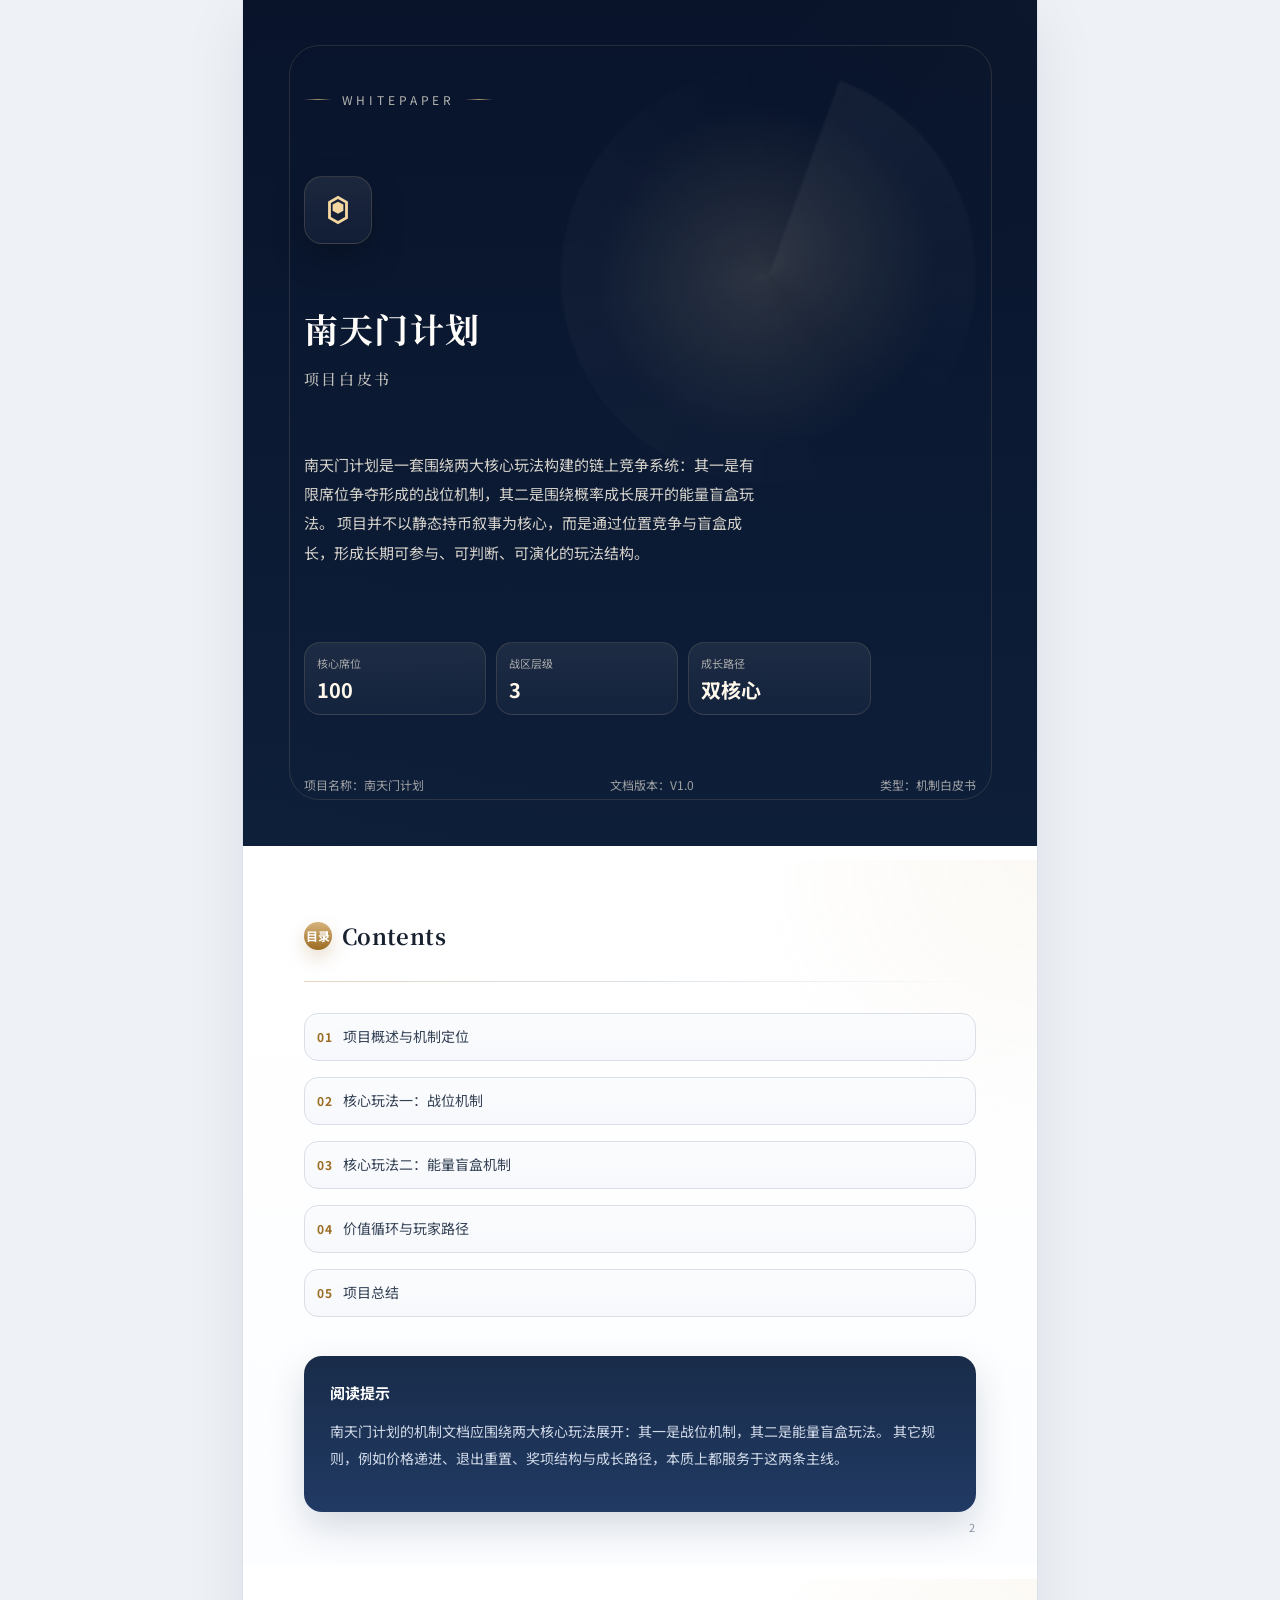
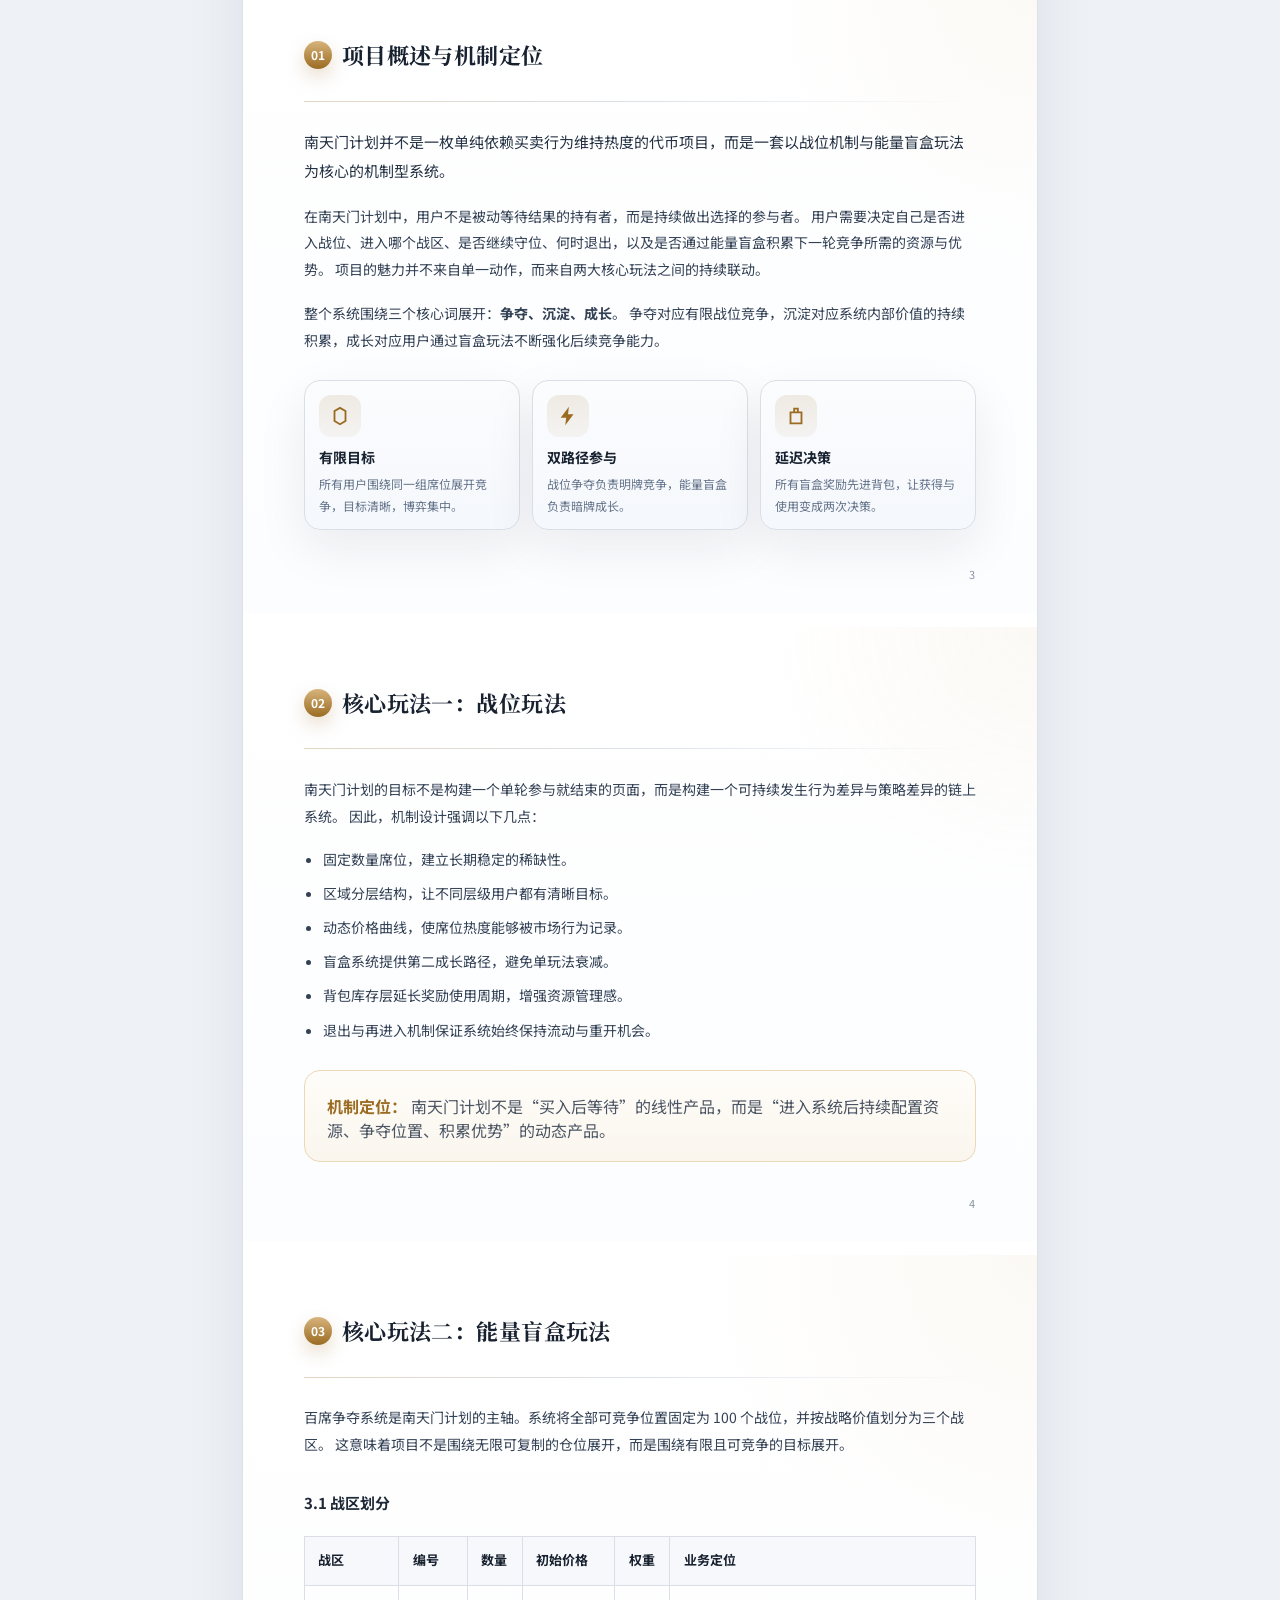
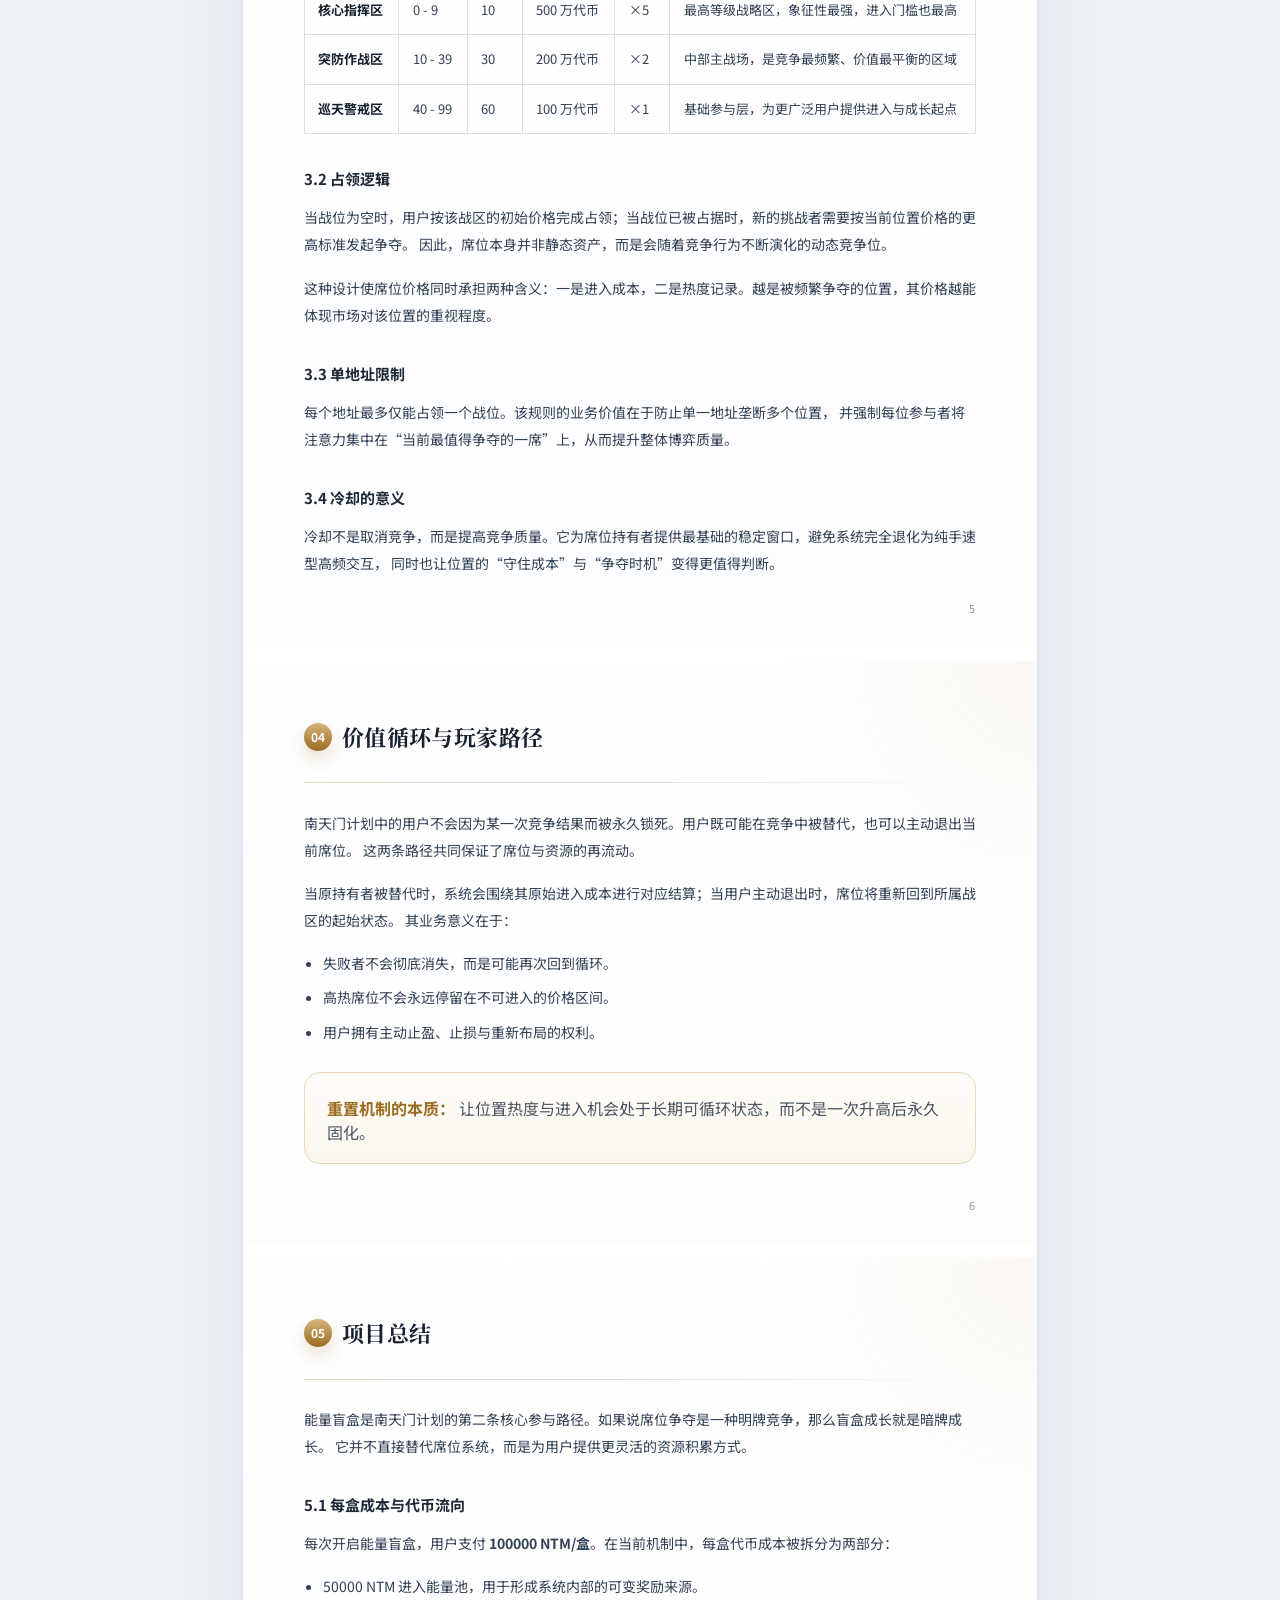
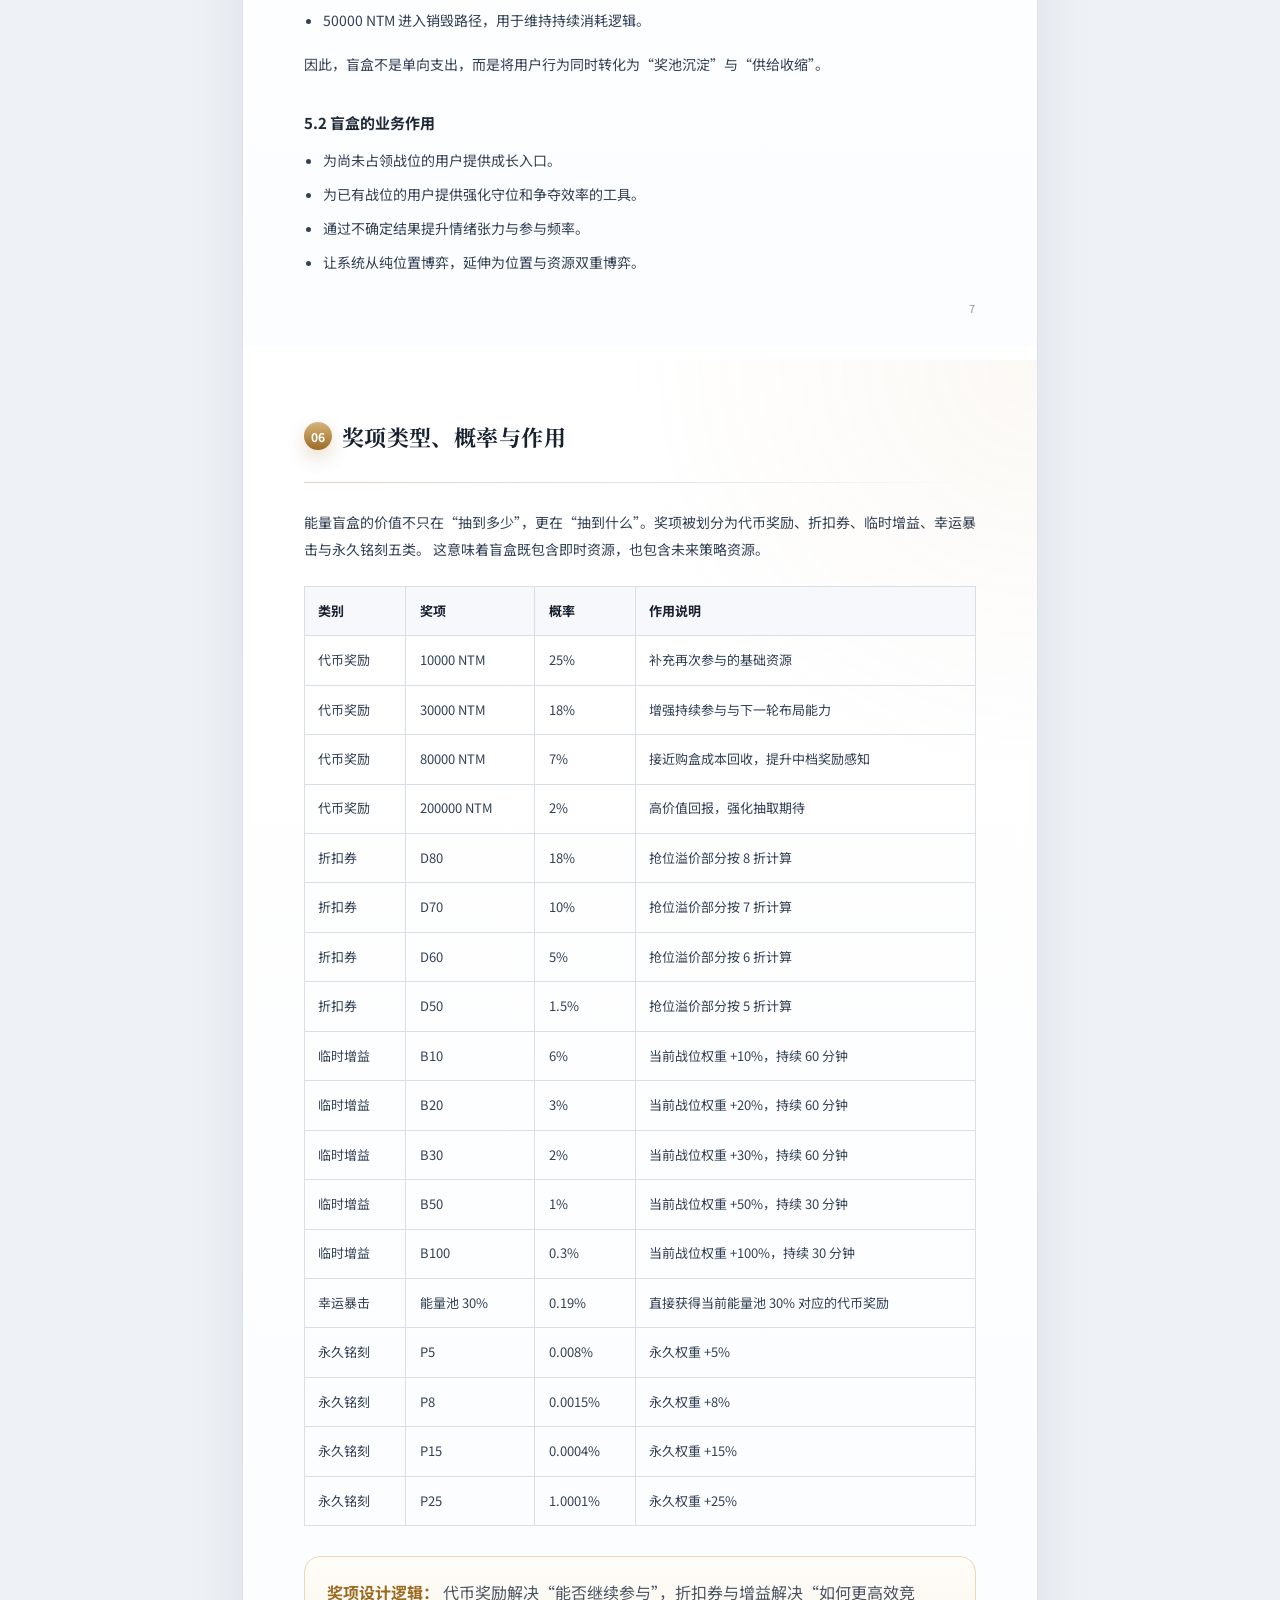
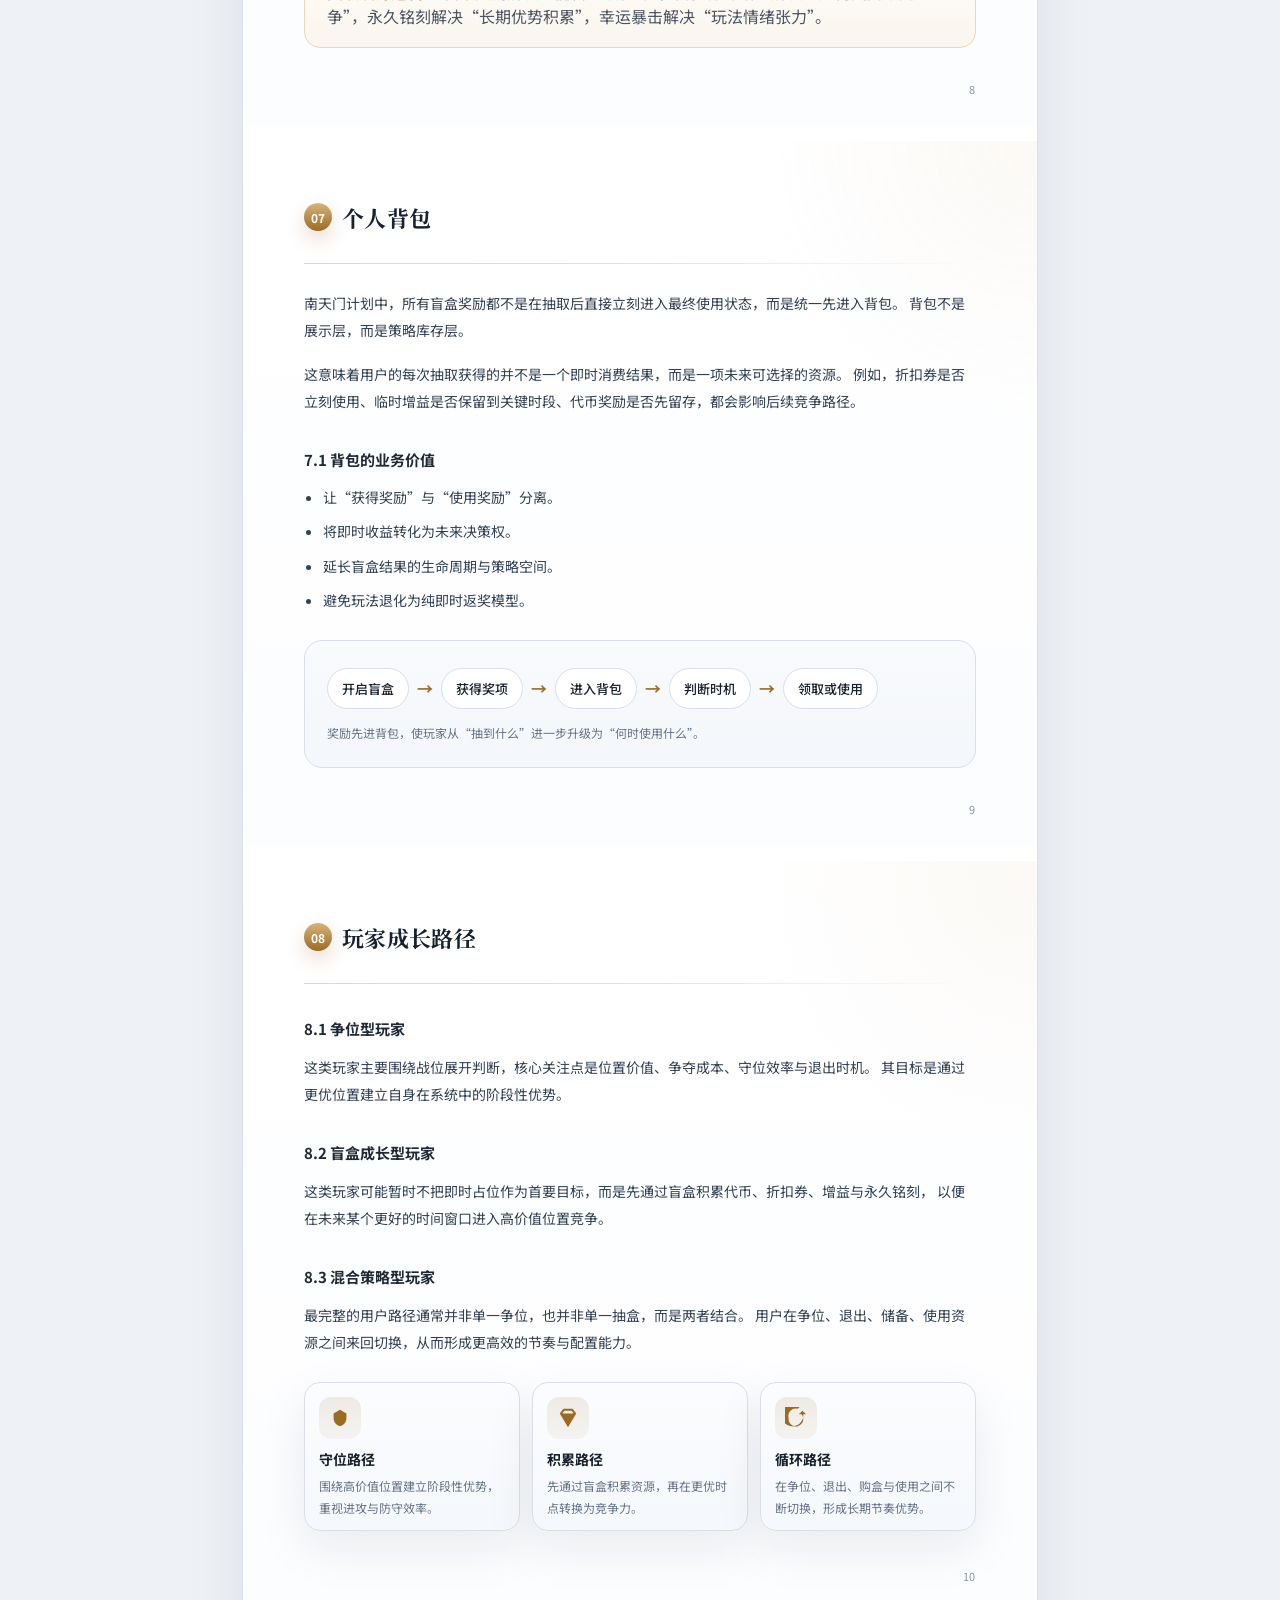
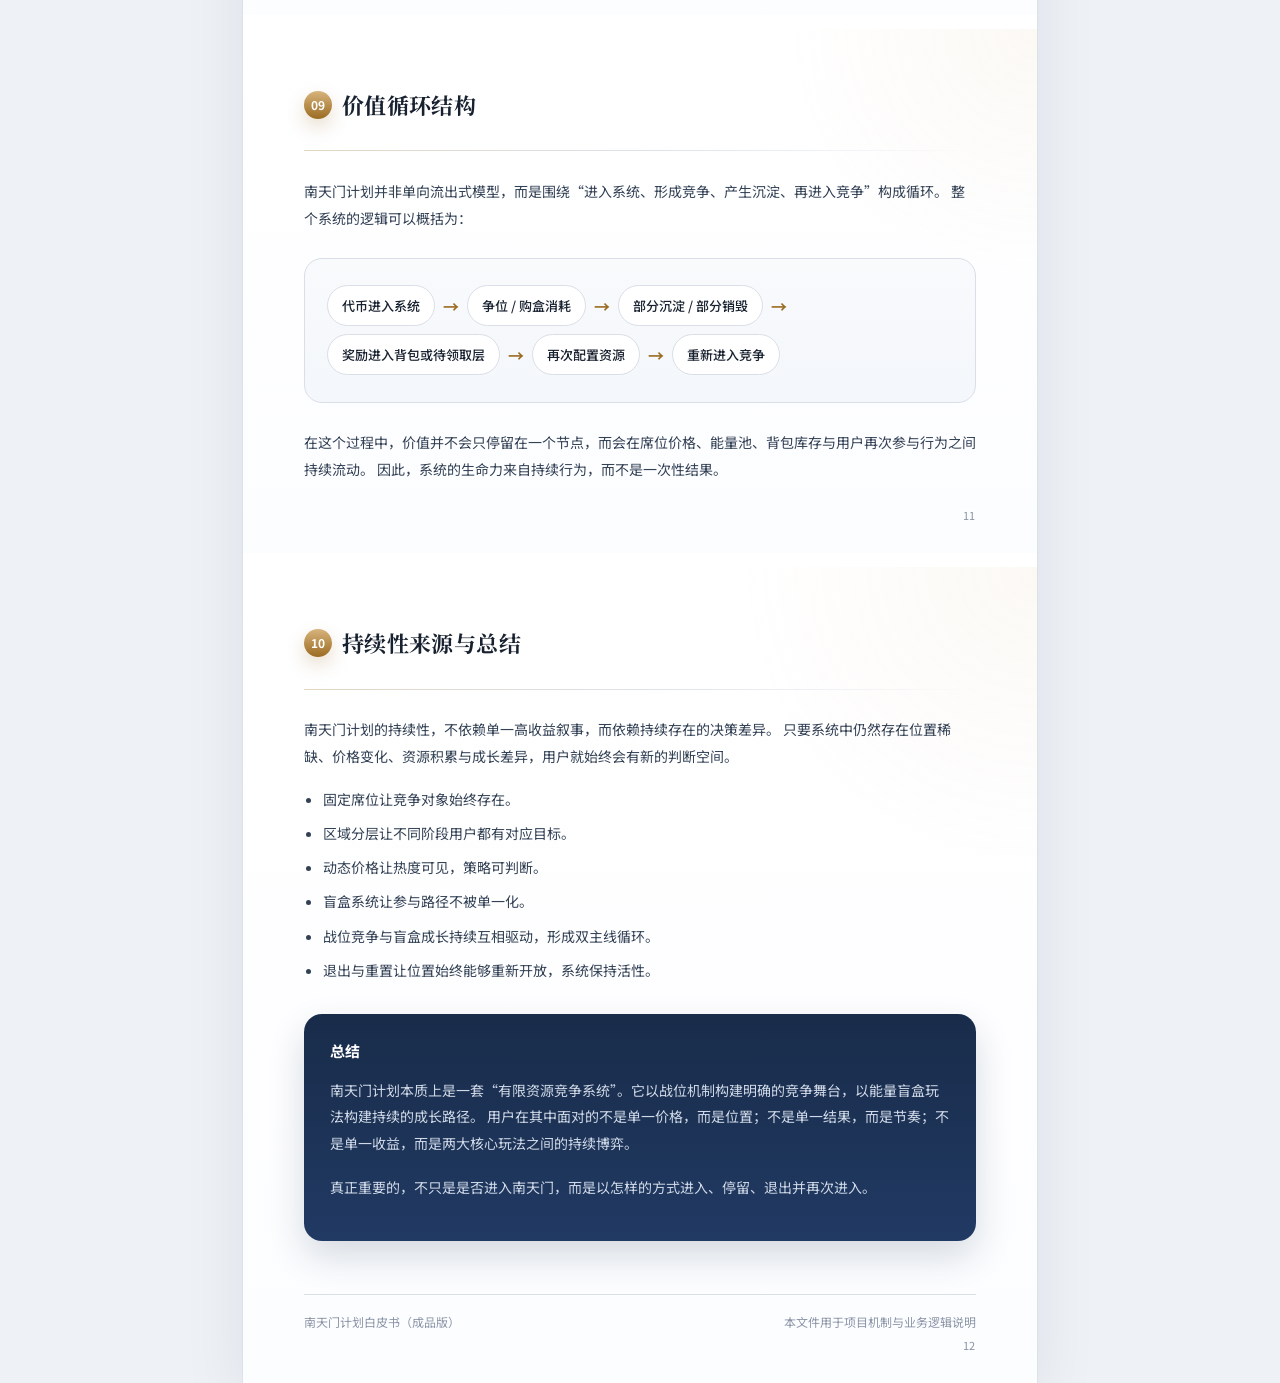
<file: docs/南天门计划白皮书正式版.html>
<!DOCTYPE html>
<html lang="zh-CN">
<head>
  <meta charset="UTF-8" />
  <meta name="viewport" content="width=device-width, initial-scale=1.0" />
  <title>南天门计划</title>
  <link rel="preconnect" href="https://fonts.googleapis.com" />
  <link rel="preconnect" href="https://fonts.gstatic.com" crossorigin />
  <link href="https://fonts.googleapis.com/css2?family=Noto+Sans+SC:wght@400;500;700&family=Noto+Serif+SC:wght@400;600;700&display=swap" rel="stylesheet" />
  <style>
    :root {
      --ink: #18212f;
      --text: #334155;
      --muted: #64748b;
      --line: #d9dee7;
      --gold: #9b6b22;
      --gold-soft: #d7b47c;
      --paper: #ffffff;
      --paper-2: #f7f8fb;
      --navy: #0f2342;
      --navy-2: #18325d;
      --shadow: 0 18px 50px rgba(15, 23, 42, 0.08);
    }

    * { box-sizing: border-box; }

    html, body {
      margin: 0;
      padding: 0;
      background: #eef2f7;
      color: var(--text);
      -webkit-print-color-adjust: exact;
      print-color-adjust: exact;
      font-family: "Noto Sans SC", system-ui, sans-serif;
      counter-reset: pageNum;
    }

    .document {
      width: 210mm;
      margin: 0 auto;
      background: var(--paper);
      box-shadow: 0 0 0 1px rgba(15, 23, 42, 0.04), 0 18px 60px rgba(15, 23, 42, 0.08);
    }

    .page {
      position: relative;
      min-height: auto;
      padding: 16mm 16mm 14mm;
      background:
        radial-gradient(circle at top right, rgba(215, 180, 124, 0.08), transparent 26%),
        linear-gradient(180deg, #ffffff, #fcfdff);
      counter-increment: pageNum;
    }

    .page::after {
      content: counter(pageNum);
      position: absolute;
      bottom: 8mm;
      right: 16mm;
      color: #8a93a4;
      font-size: 11px;
      letter-spacing: 0.08em;
    }

    .page-break {
      margin-top: 14px;
    }

    .cover {
      background:
        linear-gradient(180deg, rgba(8, 19, 42, 0.88), rgba(14, 31, 58, 0.94)),
        radial-gradient(circle at top right, rgba(255, 222, 163, 0.12), transparent 22%),
        radial-gradient(circle at bottom left, rgba(113, 165, 255, 0.10), transparent 26%),
        #0b1730;
      color: #f7f3ea;
      overflow: hidden;
    }

    .cover::before {
      content: "";
      position: absolute;
      inset: 12mm;
      border: 1px solid rgba(231, 200, 139, 0.14);
      border-radius: 8mm;
      pointer-events: none;
    }

    .cover::after {
      content: "";
      position: absolute;
      top: 18mm;
      right: 16mm;
      width: 110mm;
      height: 110mm;
      background:
        radial-gradient(circle, rgba(255, 223, 166, 0.14), transparent 58%),
        conic-gradient(from 20deg, rgba(255,255,255,0.05), transparent, rgba(255,255,255,0.03), transparent);
      opacity: 0.9;
      filter: blur(1px);
      border-radius: 50%;
      pointer-events: none;
    }

    .cover-topline {
      display: inline-flex;
      align-items: center;
      gap: 10px;
      font-size: 12px;
      letter-spacing: 0.32em;
      text-transform: uppercase;
      color: rgba(247, 241, 228, 0.72);
      margin-top: 8mm;
    }

    .cover-topline::before,
    .cover-topline::after {
      content: "";
      width: 28px;
      height: 1px;
      background: linear-gradient(90deg, transparent, rgba(231, 200, 139, 0.7), transparent);
    }

    .cover-mark {
      margin-top: 18mm;
      width: 68px;
      height: 68px;
      border-radius: 18px;
      display: grid;
      place-items: center;
      background: linear-gradient(180deg, rgba(255,255,255,0.08), rgba(255,255,255,0.03));
      border: 1px solid rgba(231, 200, 139, 0.16);
      box-shadow: 0 14px 34px rgba(0, 0, 0, 0.24);
    }

    .cover-mark svg {
      width: 34px;
      height: 34px;
      fill: #f3d7a1;
    }

    .cover h1 {
      margin: 16mm 0 0;
      font-family: "Noto Serif SC", "Songti SC", serif;
      font-size: 34px;
      font-weight: 700;
      letter-spacing: 0.04em;
      color: #fffdfa;
    }

    .cover h2 {
      margin: 4mm 0 0;
      font-size: 15px;
      font-weight: 500;
      letter-spacing: 0.18em;
      color: rgba(247, 241, 228, 0.78);
    }

    .cover-lead {
      margin-top: 16mm;
      max-width: 120mm;
      font-size: 15px;
      line-height: 1.95;
      color: rgba(247, 241, 228, 0.86);
    }

    .cover-panel {
      margin-top: 20mm;
      display: grid;
      grid-template-columns: repeat(3, 1fr);
      gap: 10px;
      max-width: 150mm;
    }

    .cover-stat {
      padding: 12px 12px 10px;
      border-radius: 16px;
      background: linear-gradient(180deg, rgba(255,255,255,0.07), rgba(255,255,255,0.03));
      border: 1px solid rgba(231, 200, 139, 0.14);
    }

    .cover-stat span {
      display: block;
      font-size: 11px;
      color: rgba(247, 241, 228, 0.64);
      margin-bottom: 4px;
    }

    .cover-stat strong {
      display: block;
      font-size: 20px;
      color: #fff8eb;
      font-weight: 700;
    }

    .cover-meta {
      position: static;
      margin-top: 16mm;
      display: flex;
      justify-content: space-between;
      gap: 10px;
      flex-wrap: wrap;
      color: rgba(247, 241, 228, 0.62);
      font-size: 12px;
    }

    .cover .page-no {
      display: none;
    }

    .cover.page::after {
      content: "";
    }

    .toc-title,
    .section-title {
      display: flex;
      align-items: center;
      gap: 10px;
      margin-bottom: 8mm;
    }

    .section-title-badge {
      width: 28px;
      height: 28px;
      border-radius: 999px;
      display: grid;
      place-items: center;
      font-size: 12px;
      font-weight: 700;
      color: #fff;
      background: linear-gradient(180deg, var(--gold-soft), var(--gold));
      box-shadow: 0 8px 18px rgba(155, 107, 34, 0.22);
      flex: none;
    }

    h2 {
      margin: 0;
      font-family: "Noto Serif SC", serif;
      font-size: 22px;
      color: var(--ink);
      letter-spacing: 0.02em;
    }

    h3 {
      margin: 9mm 0 4mm;
      font-size: 15px;
      color: #1f2937;
      font-weight: 700;
    }

    p {
      margin: 0 0 4.5mm;
      line-height: 1.92;
      font-size: 14px;
    }

    .lead {
      font-size: 15px;
      color: #243244;
    }

    .muted {
      color: var(--muted);
    }

    .divider {
      height: 1px;
      background: linear-gradient(90deg, rgba(155,107,34,0.28), rgba(217,222,231,0.9), transparent);
      margin: 6mm 0 7mm;
    }

    .toc-list {
      margin: 8mm 0 0;
      padding: 0;
      list-style: none;
      display: grid;
      gap: 8px;
    }

    .toc-list li {
      display: grid;
      grid-template-columns: auto 1fr auto;
      gap: 10px;
      align-items: center;
      padding: 10px 12px;
      border-radius: 14px;
      background: linear-gradient(180deg, #fbfcfe, #f6f8fb);
      border: 1px solid var(--line);
      font-size: 14px;
    }

    .toc-no {
      color: var(--gold);
      font-weight: 700;
      font-size: 12px;
      letter-spacing: 0.08em;
    }

    .toc-dots {
      height: 1px;
      background: repeating-linear-gradient(90deg, transparent, transparent 4px, #cfd6e2 4px, #cfd6e2 8px);
      opacity: 0.7;
    }

    .icon-grid {
      display: grid;
      grid-template-columns: repeat(3, 1fr);
      gap: 12px;
      margin: 7mm 0 8mm;
    }

    .icon-card {
      padding: 14px 14px 12px;
      border-radius: 16px;
      background: linear-gradient(180deg, #fbfcfe, #f5f8fc);
      border: 1px solid var(--line);
      box-shadow: var(--shadow);
    }

    .icon {
      width: 42px;
      height: 42px;
      border-radius: 12px;
      display: grid;
      place-items: center;
      background: linear-gradient(180deg, rgba(155,107,34,0.12), rgba(155,107,34,0.05));
      margin-bottom: 10px;
    }

    .icon svg {
      width: 22px;
      height: 22px;
      fill: var(--gold);
    }

    .icon-card h4 {
      margin: 0 0 6px;
      font-size: 14px;
      color: var(--ink);
    }

    .icon-card p {
      margin: 0;
      font-size: 12px;
      line-height: 1.8;
      color: var(--muted);
    }

    .quote-box {
      margin: 7mm 0;
      padding: 6mm 6mm 5mm;
      border-radius: 16px;
      border: 1px solid #ead8b7;
      background: linear-gradient(180deg, #fffdf9, #faf6ee);
      color: #4b5563;
    }

    .quote-box strong {
      color: var(--gold);
    }

    .table {
      width: 100%;
      border-collapse: collapse;
      margin: 6mm 0 8mm;
      font-size: 13px;
    }

    .table th,
    .table td {
      border: 1px solid var(--line);
      padding: 3.4mm 3.6mm;
      vertical-align: top;
      text-align: left;
      line-height: 1.75;
    }

    .table th {
      background: #f6f8fb;
      color: var(--ink);
      font-weight: 700;
    }

    .table td strong {
      color: var(--ink);
    }

    .flow {
      margin: 7mm 0;
      padding: 7mm 6mm;
      border-radius: 18px;
      background: linear-gradient(180deg, #f8fafc, #f4f7fb);
      border: 1px solid var(--line);
    }

    .flow-row {
      display: flex;
      flex-wrap: wrap;
      gap: 8px;
      align-items: center;
    }

    .flow-step {
      padding: 10px 14px;
      border-radius: 999px;
      background: #fff;
      border: 1px solid var(--line);
      color: var(--ink);
      font-size: 13px;
      font-weight: 500;
    }

    .flow-arrow {
      color: var(--gold);
      font-weight: 700;
      font-size: 16px;
    }

    .note {
      margin-top: 4mm;
      font-size: 12px;
      color: var(--muted);
    }

    ul {
      margin: 0 0 4.5mm 1.2em;
      padding: 0;
    }

    li {
      margin-bottom: 2.2mm;
      line-height: 1.85;
      font-size: 14px;
    }

    .summary-box {
      margin-top: 8mm;
      padding: 7mm 7mm 6mm;
      border-radius: 18px;
      background:
        linear-gradient(180deg, rgba(15,35,66,0.96), rgba(24,50,93,0.96));
      color: #eef4ff;
      box-shadow: 0 16px 36px rgba(15, 35, 66, 0.16);
    }

    .summary-box h3 {
      color: #fff;
      margin-top: 0;
    }

    .summary-box p,
    .summary-box li {
      color: rgba(238, 244, 255, 0.86);
    }

    .footer-note {
      margin-top: 14mm;
      padding-top: 5mm;
      border-top: 1px solid var(--line);
      color: #8b95a7;
      font-size: 12px;
      display: flex;
      justify-content: space-between;
      gap: 12px;
    }

    @page {
      size: A4;
      margin: 12mm;
    }

    @media print {
      body {
        background: #fff;
      }
      .document {
        width: auto;
        margin: 0;
        box-shadow: none;
      }
      .page {
        min-height: 297mm;
        padding: 18mm 16mm 18mm;
        page-break-after: always;
      }
      .cover-meta {
        position: absolute;
        left: 16mm;
        right: 16mm;
        bottom: 18mm;
        margin-top: 0;
        flex-wrap: nowrap;
      }
      .page-break {
        page-break-before: always;
        margin-top: 0;
      }
      .page:last-child {
        page-break-after: auto;
      }
    }
  </style>
</head>
<body>
  <div class="document">
    <section class="page cover">
      <div class="cover-topline">Whitepaper</div>

      <div class="cover-mark">
        <svg viewBox="0 0 24 24" aria-hidden="true">
          <path d="M12 2l7 4v12l-7 4-7-4V6l7-4zm0 2.3L7 7v10l5 2.7 5-2.7V7l-5-2.7zm0 1.8l3.8 2.1v4.3L12 14.6 8.2 12.5V8.2L12 6.1z"/>
        </svg>
      </div>

      <h1>南天门计划</h1>
      <h2>项目白皮书</h2>

      <p class="cover-lead">
        南天门计划是一套围绕两大核心玩法构建的链上竞争系统：其一是有限席位争夺形成的战位机制，其二是围绕概率成长展开的能量盲盒玩法。
        项目并不以静态持币叙事为核心，而是通过位置竞争与盲盒成长，形成长期可参与、可判断、可演化的玩法结构。
      </p>

      <div class="cover-panel">
        <div class="cover-stat">
          <span>核心席位</span>
          <strong>100</strong>
        </div>
        <div class="cover-stat">
          <span>战区层级</span>
          <strong>3</strong>
        </div>
        <div class="cover-stat">
          <span>成长路径</span>
          <strong>双核心</strong>
        </div>
      </div>

      <div class="cover-meta">
        <span>项目名称：南天门计划</span>
        <span>文档版本：V1.0</span>
        <span>类型：机制白皮书</span>
      </div>
    </section>

    <section class="page page-break">
      <div class="toc-title">
        <div class="section-title-badge">目录</div>
        <h2>Contents</h2>
      </div>
      <div class="divider"></div>

      <ul class="toc-list">
        <li><span class="toc-no">01</span><span>项目概述与机制定位</span><span class="toc-dots"></span></li>
        <li><span class="toc-no">02</span><span>核心玩法一：战位机制</span><span class="toc-dots"></span></li>
        <li><span class="toc-no">03</span><span>核心玩法二：能量盲盒机制</span><span class="toc-dots"></span></li>
        <li><span class="toc-no">04</span><span>价值循环与玩家路径</span><span class="toc-dots"></span></li>
        <li><span class="toc-no">05</span><span>项目总结</span><span class="toc-dots"></span></li>
      </ul>

      <div class="summary-box">
        <h3>阅读提示</h3>
        <p>
          南天门计划的机制文档应围绕两大核心玩法展开：其一是战位机制，其二是能量盲盒玩法。
          其它规则，例如价格递进、退出重置、奖项结构与成长路径，本质上都服务于这两条主线。
        </p>
      </div>
    </section>

    <section class="page page-break">
      <div class="section-title">
        <div class="section-title-badge">01</div>
        <h2>项目概述与机制定位</h2>
      </div>
      <div class="divider"></div>

      <p class="lead">
        南天门计划并不是一枚单纯依赖买卖行为维持热度的代币项目，而是一套以战位机制与能量盲盒玩法为核心的机制型系统。
      </p>
      <p>
        在南天门计划中，用户不是被动等待结果的持有者，而是持续做出选择的参与者。
        用户需要决定自己是否进入战位、进入哪个战区、是否继续守位、何时退出，以及是否通过能量盲盒积累下一轮竞争所需的资源与优势。
        项目的魅力并不来自单一动作，而来自两大核心玩法之间的持续联动。
      </p>
      <p>
        整个系统围绕三个核心词展开：<strong>争夺、沉淀、成长</strong>。
        争夺对应有限战位竞争，沉淀对应系统内部价值的持续积累，成长对应用户通过盲盒玩法不断强化后续竞争能力。
      </p>

      <div class="icon-grid">
        <div class="icon-card">
          <div class="icon">
            <svg viewBox="0 0 24 24"><path d="M12 2l7 4v12l-7 4-7-4V6l7-4zm0 2.4L7 7v10l5 2.8 5-2.8V7l-5-2.6z"/></svg>
          </div>
          <h4>有限目标</h4>
          <p>所有用户围绕同一组席位展开竞争，目标清晰，博弈集中。</p>
        </div>
        <div class="icon-card">
          <div class="icon">
            <svg viewBox="0 0 24 24"><path d="M13 2L4 14h6l-1 8 9-12h-6l1-8z"/></svg>
          </div>
          <h4>双路径参与</h4>
          <p>战位争夺负责明牌竞争，能量盲盒负责暗牌成长。</p>
        </div>
        <div class="icon-card">
          <div class="icon">
            <svg viewBox="0 0 24 24"><path d="M19 7h-4V3H9v4H5v14h14V7zm-8-2h2v2h-2V5zm6 14H7V9h10v10z"/></svg>
          </div>
          <h4>延迟决策</h4>
          <p>所有盲盒奖励先进背包，让获得与使用变成两次决策。</p>
        </div>
      </div>
    </section>

    <section class="page page-break">
      <div class="section-title">
        <div class="section-title-badge">02</div>
        <h2>核心玩法一：战位玩法</h2>
      </div>
      <div class="divider"></div>

      <p>
        南天门计划的目标不是构建一个单轮参与就结束的页面，而是构建一个可持续发生行为差异与策略差异的链上系统。
        因此，机制设计强调以下几点：
      </p>
      <ul>
        <li>固定数量席位，建立长期稳定的稀缺性。</li>
        <li>区域分层结构，让不同层级用户都有清晰目标。</li>
        <li>动态价格曲线，使席位热度能够被市场行为记录。</li>
        <li>盲盒系统提供第二成长路径，避免单玩法衰减。</li>
        <li>背包库存层延长奖励使用周期，增强资源管理感。</li>
        <li>退出与再进入机制保证系统始终保持流动与重开机会。</li>
      </ul>

      <div class="quote-box">
        <strong>机制定位：</strong>
        南天门计划不是“买入后等待”的线性产品，而是“进入系统后持续配置资源、争夺位置、积累优势”的动态产品。
      </div>
    </section>

    <section class="page page-break">
      <div class="section-title">
        <div class="section-title-badge">03</div>
        <h2>核心玩法二：能量盲盒玩法</h2>
      </div>
      <div class="divider"></div>

      <p>
        百席争夺系统是南天门计划的主轴。系统将全部可竞争位置固定为 100 个战位，并按战略价值划分为三个战区。
        这意味着项目不是围绕无限可复制的仓位展开，而是围绕有限且可竞争的目标展开。
      </p>

      <h3>3.1 战区划分</h3>
      <table class="table">
        <thead>
          <tr>
            <th>战区</th>
            <th>编号</th>
            <th>数量</th>
            <th>初始价格</th>
            <th>权重</th>
            <th>业务定位</th>
          </tr>
        </thead>
        <tbody>
          <tr>
            <td><strong>核心指挥区</strong></td>
            <td>0 - 9</td>
            <td>10</td>
            <td>500 万代币</td>
            <td>×5</td>
            <td>最高等级战略区，象征性最强，进入门槛也最高</td>
          </tr>
          <tr>
            <td><strong>突防作战区</strong></td>
            <td>10 - 39</td>
            <td>30</td>
            <td>200 万代币</td>
            <td>×2</td>
            <td>中部主战场，是竞争最频繁、价值最平衡的区域</td>
          </tr>
          <tr>
            <td><strong>巡天警戒区</strong></td>
            <td>40 - 99</td>
            <td>60</td>
            <td>100 万代币</td>
            <td>×1</td>
            <td>基础参与层，为更广泛用户提供进入与成长起点</td>
          </tr>
        </tbody>
      </table>

      <h3>3.2 占领逻辑</h3>
      <p>
        当战位为空时，用户按该战区的初始价格完成占领；当战位已被占据时，新的挑战者需要按当前位置价格的更高标准发起争夺。
        因此，席位本身并非静态资产，而是会随着竞争行为不断演化的动态竞争位。
      </p>
      <p>
        这种设计使席位价格同时承担两种含义：一是进入成本，二是热度记录。越是被频繁争夺的位置，其价格越能体现市场对该位置的重视程度。
      </p>

      <h3>3.3 单地址限制</h3>
      <p>
        每个地址最多仅能占领一个战位。该规则的业务价值在于防止单一地址垄断多个位置，
        并强制每位参与者将注意力集中在“当前最值得争夺的一席”上，从而提升整体博弈质量。
      </p>

      <h3>3.4 冷却的意义</h3>
      <p>
        冷却不是取消竞争，而是提高竞争质量。它为席位持有者提供最基础的稳定窗口，避免系统完全退化为纯手速型高频交互，
        同时也让位置的“守住成本”与“争夺时机”变得更值得判断。
      </p>
    </section>

    <section class="page page-break">
      <div class="section-title">
        <div class="section-title-badge">04</div>
        <h2>价值循环与玩家路径</h2>
      </div>
      <div class="divider"></div>

      <p>
        南天门计划中的用户不会因为某一次竞争结果而被永久锁死。用户既可能在竞争中被替代，也可以主动退出当前席位。
        这两条路径共同保证了席位与资源的再流动。
      </p>
      <p>
        当原持有者被替代时，系统会围绕其原始进入成本进行对应结算；当用户主动退出时，席位将重新回到所属战区的起始状态。
        其业务意义在于：
      </p>
      <ul>
        <li>失败者不会彻底消失，而是可能再次回到循环。</li>
        <li>高热席位不会永远停留在不可进入的价格区间。</li>
        <li>用户拥有主动止盈、止损与重新布局的权利。</li>
      </ul>

      <div class="quote-box">
        <strong>重置机制的本质：</strong>
        让位置热度与进入机会处于长期可循环状态，而不是一次升高后永久固化。
      </div>
    </section>

    <section class="page page-break">
      <div class="section-title">
        <div class="section-title-badge">05</div>
        <h2>项目总结</h2>
      </div>
      <div class="divider"></div>

      <p>
        能量盲盒是南天门计划的第二条核心参与路径。如果说席位争夺是一种明牌竞争，那么盲盒成长就是暗牌成长。
        它并不直接替代席位系统，而是为用户提供更灵活的资源积累方式。
      </p>

      <h3>5.1 每盒成本与代币流向</h3>
      <p>
        每次开启能量盲盒，用户支付 <strong>100000 NTM/盒</strong>。在当前机制中，每盒代币成本被拆分为两部分：
      </p>
      <ul>
        <li>50000 NTM 进入能量池，用于形成系统内部的可变奖励来源。</li>
        <li>50000 NTM 进入销毁路径，用于维持持续消耗逻辑。</li>
      </ul>
      <p>
        因此，盲盒不是单向支出，而是将用户行为同时转化为“奖池沉淀”与“供给收缩”。
      </p>

      <h3>5.2 盲盒的业务作用</h3>
      <ul>
        <li>为尚未占领战位的用户提供成长入口。</li>
        <li>为已有战位的用户提供强化守位和争夺效率的工具。</li>
        <li>通过不确定结果提升情绪张力与参与频率。</li>
        <li>让系统从纯位置博弈，延伸为位置与资源双重博弈。</li>
      </ul>
    </section>

    <section class="page page-break">
      <div class="section-title">
        <div class="section-title-badge">06</div>
        <h2>奖项类型、概率与作用</h2>
      </div>
      <div class="divider"></div>

      <p>
        能量盲盒的价值不只在“抽到多少”，更在“抽到什么”。奖项被划分为代币奖励、折扣券、临时增益、幸运暴击与永久铭刻五类。
        这意味着盲盒既包含即时资源，也包含未来策略资源。
      </p>

      <table class="table">
        <thead>
          <tr>
            <th>类别</th>
            <th>奖项</th>
            <th>概率</th>
            <th>作用说明</th>
          </tr>
        </thead>
        <tbody>
          <tr><td>代币奖励</td><td>10000 NTM</td><td>25%</td><td>补充再次参与的基础资源</td></tr>
          <tr><td>代币奖励</td><td>30000 NTM</td><td>18%</td><td>增强持续参与与下一轮布局能力</td></tr>
          <tr><td>代币奖励</td><td>80000 NTM</td><td>7%</td><td>接近购盒成本回收，提升中档奖励感知</td></tr>
          <tr><td>代币奖励</td><td>200000 NTM</td><td>2%</td><td>高价值回报，强化抽取期待</td></tr>

          <tr><td>折扣券</td><td>D80</td><td>18%</td><td>抢位溢价部分按 8 折计算</td></tr>
          <tr><td>折扣券</td><td>D70</td><td>10%</td><td>抢位溢价部分按 7 折计算</td></tr>
          <tr><td>折扣券</td><td>D60</td><td>5%</td><td>抢位溢价部分按 6 折计算</td></tr>
          <tr><td>折扣券</td><td>D50</td><td>1.5%</td><td>抢位溢价部分按 5 折计算</td></tr>

          <tr><td>临时增益</td><td>B10</td><td>6%</td><td>当前战位权重 +10%，持续 60 分钟</td></tr>
          <tr><td>临时增益</td><td>B20</td><td>3%</td><td>当前战位权重 +20%，持续 60 分钟</td></tr>
          <tr><td>临时增益</td><td>B30</td><td>2%</td><td>当前战位权重 +30%，持续 60 分钟</td></tr>
          <tr><td>临时增益</td><td>B50</td><td>1%</td><td>当前战位权重 +50%，持续 30 分钟</td></tr>
          <tr><td>临时增益</td><td>B100</td><td>0.3%</td><td>当前战位权重 +100%，持续 30 分钟</td></tr>

          <tr><td>幸运暴击</td><td>能量池 30%</td><td>0.19%</td><td>直接获得当前能量池 30% 对应的代币奖励</td></tr>

          <tr><td>永久铭刻</td><td>P5</td><td>0.008%</td><td>永久权重 +5%</td></tr>
          <tr><td>永久铭刻</td><td>P8</td><td>0.0015%</td><td>永久权重 +8%</td></tr>
          <tr><td>永久铭刻</td><td>P15</td><td>0.0004%</td><td>永久权重 +15%</td></tr>
          <tr><td>永久铭刻</td><td>P25</td><td>1.0001%</td><td>永久权重 +25%</td></tr>
        </tbody>
      </table>

      <div class="quote-box">
        <strong>奖项设计逻辑：</strong>
        代币奖励解决“能否继续参与”，折扣券与增益解决“如何更高效竞争”，永久铭刻解决“长期优势积累”，幸运暴击解决“玩法情绪张力”。
      </div>
    </section>

    <section class="page page-break">
      <div class="section-title">
        <div class="section-title-badge">07</div>
        <h2>个人背包</h2>
      </div>
      <div class="divider"></div>

      <p>
        南天门计划中，所有盲盒奖励都不是在抽取后直接立刻进入最终使用状态，而是统一先进入背包。
        背包不是展示层，而是策略库存层。
      </p>
      <p>
        这意味着用户的每次抽取获得的并不是一个即时消费结果，而是一项未来可选择的资源。
        例如，折扣券是否立刻使用、临时增益是否保留到关键时段、代币奖励是否先留存，都会影响后续竞争路径。
      </p>

      <h3>7.1 背包的业务价值</h3>
      <ul>
        <li>让“获得奖励”与“使用奖励”分离。</li>
        <li>将即时收益转化为未来决策权。</li>
        <li>延长盲盒结果的生命周期与策略空间。</li>
        <li>避免玩法退化为纯即时返奖模型。</li>
      </ul>

      <div class="flow">
        <div class="flow-row">
          <div class="flow-step">开启盲盒</div>
          <div class="flow-arrow">→</div>
          <div class="flow-step">获得奖项</div>
          <div class="flow-arrow">→</div>
          <div class="flow-step">进入背包</div>
          <div class="flow-arrow">→</div>
          <div class="flow-step">判断时机</div>
          <div class="flow-arrow">→</div>
          <div class="flow-step">领取或使用</div>
        </div>
        <div class="note">奖励先进背包，使玩家从“抽到什么”进一步升级为“何时使用什么”。</div>
      </div>
    </section>

    <section class="page page-break">
      <div class="section-title">
        <div class="section-title-badge">08</div>
        <h2>玩家成长路径</h2>
      </div>
      <div class="divider"></div>

      <h3>8.1 争位型玩家</h3>
      <p>
        这类玩家主要围绕战位展开判断，核心关注点是位置价值、争夺成本、守位效率与退出时机。
        其目标是通过更优位置建立自身在系统中的阶段性优势。
      </p>

      <h3>8.2 盲盒成长型玩家</h3>
      <p>
        这类玩家可能暂时不把即时占位作为首要目标，而是先通过盲盒积累代币、折扣券、增益与永久铭刻，
        以便在未来某个更好的时间窗口进入高价值位置竞争。
      </p>

      <h3>8.3 混合策略型玩家</h3>
      <p>
        最完整的用户路径通常并非单一争位，也并非单一抽盒，而是两者结合。
        用户在争位、退出、储备、使用资源之间来回切换，从而形成更高效的节奏与配置能力。
      </p>

      <div class="icon-grid">
        <div class="icon-card">
          <div class="icon">
            <svg viewBox="0 0 24 24"><path d="M12 3l7 4v5c0 5-3.5 8-7 9-3.5-1-7-4-7-9V7l7-4z"/></svg>
          </div>
          <h4>守位路径</h4>
          <p>围绕高价值位置建立阶段性优势，重视进攻与防守效率。</p>
        </div>
        <div class="icon-card">
          <div class="icon">
            <svg viewBox="0 0 24 24"><path d="M7 2h10l4 5-9 15L3 7l4-5zm1 2L6 7h12l-2-3H8z"/></svg>
          </div>
          <h4>积累路径</h4>
          <p>先通过盲盒积累资源，再在更优时点转换为竞争力。</p>
        </div>
        <div class="icon-card">
          <div class="icon">
            <svg viewBox="0 0 24 24"><path d="M4 12a8 8 0 1014-4h-3l4-4 4 4h-3a12 12 0 11-4-8l-2 2A8 8 0 004 12z"/></svg>
          </div>
          <h4>循环路径</h4>
          <p>在争位、退出、购盒与使用之间不断切换，形成长期节奏优势。</p>
        </div>
      </div>
    </section>

    <section class="page page-break">
      <div class="section-title">
        <div class="section-title-badge">09</div>
        <h2>价值循环结构</h2>
      </div>
      <div class="divider"></div>

      <p>
        南天门计划并非单向流出式模型，而是围绕“进入系统、形成竞争、产生沉淀、再进入竞争”构成循环。
        整个系统的逻辑可以概括为：
      </p>

      <div class="flow">
        <div class="flow-row">
          <div class="flow-step">代币进入系统</div>
          <div class="flow-arrow">→</div>
          <div class="flow-step">争位 / 购盒消耗</div>
          <div class="flow-arrow">→</div>
          <div class="flow-step">部分沉淀 / 部分销毁</div>
          <div class="flow-arrow">→</div>
          <div class="flow-step">奖励进入背包或待领取层</div>
          <div class="flow-arrow">→</div>
          <div class="flow-step">再次配置资源</div>
          <div class="flow-arrow">→</div>
          <div class="flow-step">重新进入竞争</div>
        </div>
      </div>

      <p>
        在这个过程中，价值并不会只停留在一个节点，而会在席位价格、能量池、背包库存与用户再次参与行为之间持续流动。
        因此，系统的生命力来自持续行为，而不是一次性结果。
      </p>
    </section>

    <section class="page page-break">
      <div class="section-title">
        <div class="section-title-badge">10</div>
        <h2>持续性来源与总结</h2>
      </div>
      <div class="divider"></div>

      <p>
        南天门计划的持续性，不依赖单一高收益叙事，而依赖持续存在的决策差异。
        只要系统中仍然存在位置稀缺、价格变化、资源积累与成长差异，用户就始终会有新的判断空间。
      </p>

      <ul>
        <li>固定席位让竞争对象始终存在。</li>
        <li>区域分层让不同阶段用户都有对应目标。</li>
        <li>动态价格让热度可见，策略可判断。</li>
        <li>盲盒系统让参与路径不被单一化。</li>
        <li>战位竞争与盲盒成长持续互相驱动，形成双主线循环。</li>
        <li>退出与重置让位置始终能够重新开放，系统保持活性。</li>
      </ul>

      <div class="summary-box">
        <h3>总结</h3>
        <p>
          南天门计划本质上是一套“有限资源竞争系统”。它以战位机制构建明确的竞争舞台，以能量盲盒玩法构建持续的成长路径。
          用户在其中面对的不是单一价格，而是位置；不是单一结果，而是节奏；不是单一收益，而是两大核心玩法之间的持续博弈。
        </p>
        <p>
          真正重要的，不只是是否进入南天门，而是以怎样的方式进入、停留、退出并再次进入。
        </p>
      </div>

      <div class="footer-note">
        <span>南天门计划白皮书（成品版）</span>
        <span>本文件用于项目机制与业务逻辑说明</span>
      </div>
    </section>
  </div>
</body>
</html>
</file>
